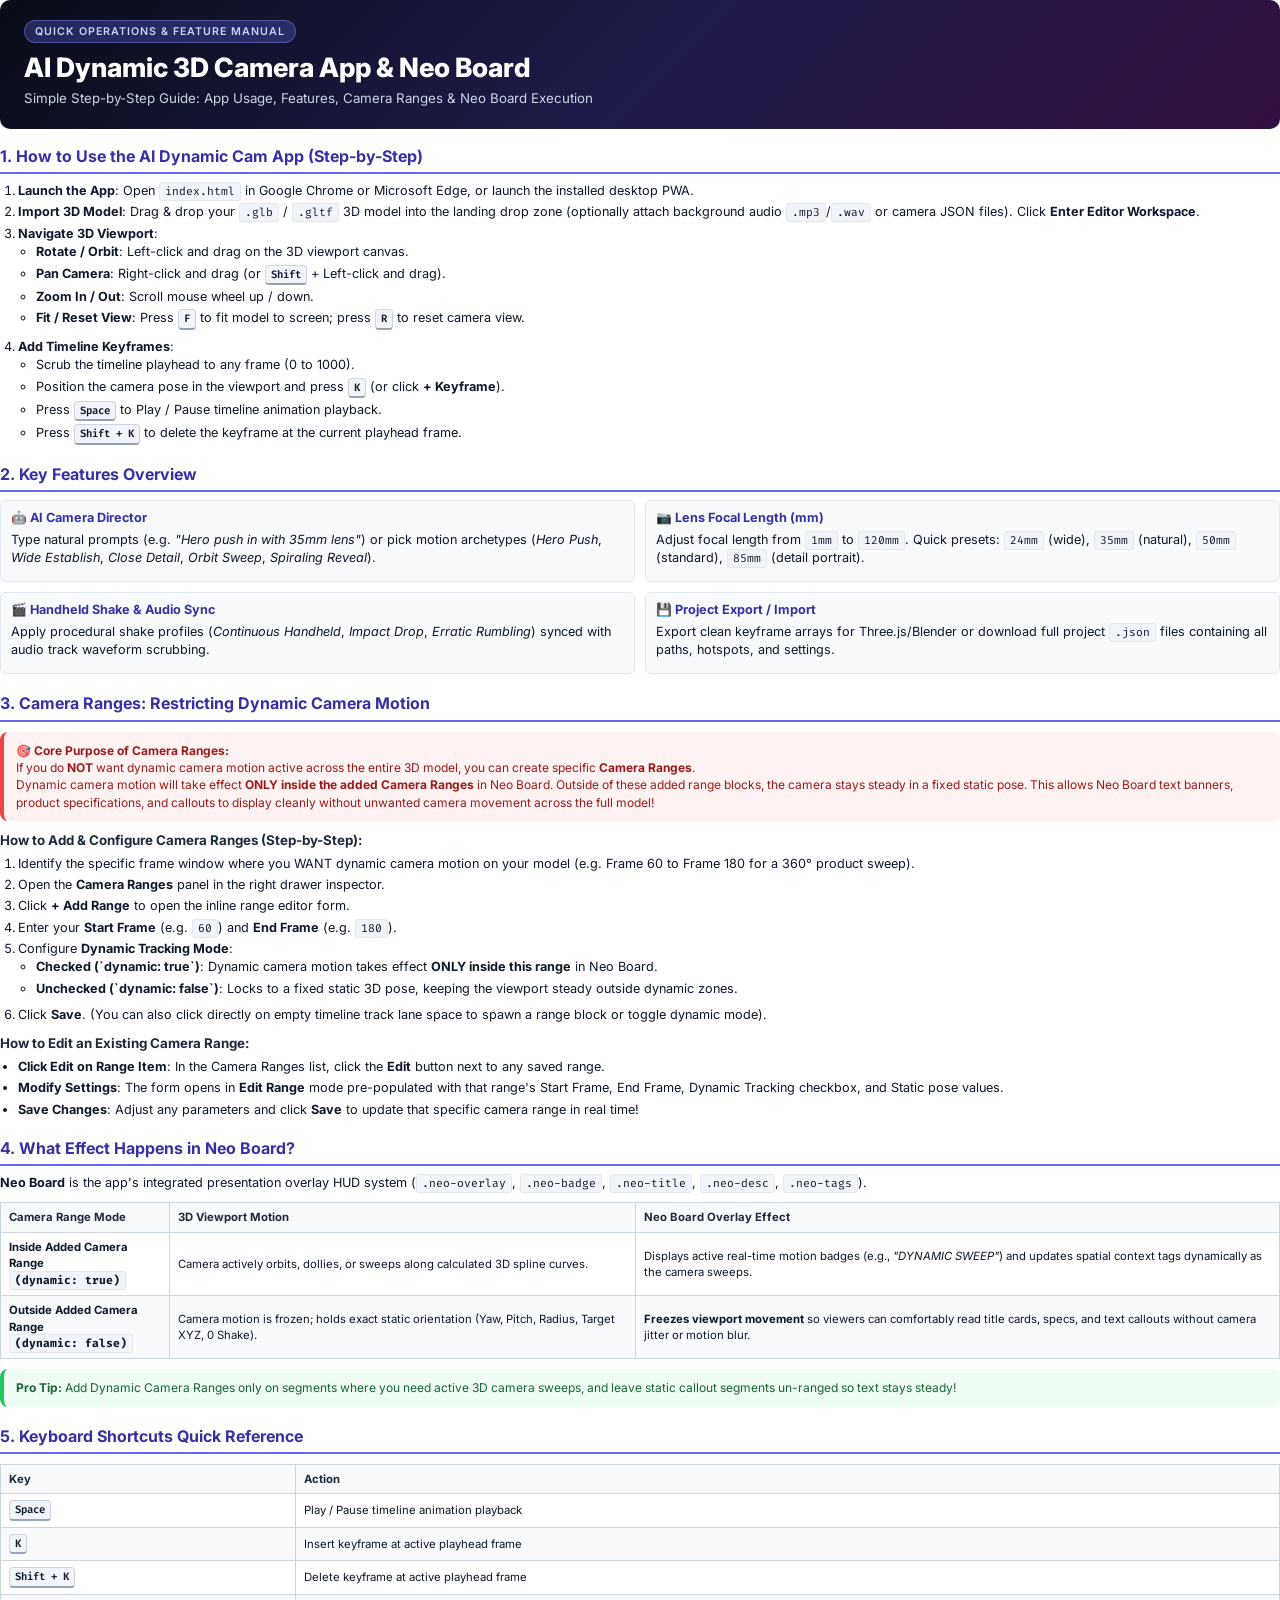
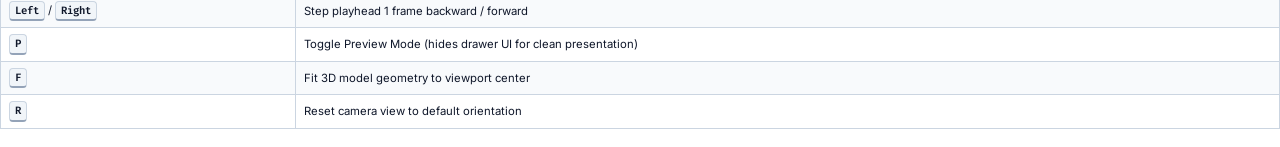
<file: AI_Dynamic_Cam_User_Guide.html>
<!DOCTYPE html>
<html lang="en">
<head>
  <meta charset="UTF-8">
  <meta name="viewport" content="width=device-width, initial-scale=1.0">
  <title>AI Dynamic 3D Camera App & Neo Board — Quick Reference Manual</title>
  <style>
    @import url('https://fonts.googleapis.com/css2?family=Inter:wght@400;500;600;700;800&family=Fira+Code:wght@400;500;600&display=swap');

    @page {
      size: A4;
      margin: 12mm 12mm 12mm 12mm;
      @bottom-right {
        content: "Page " counter(page);
        font-family: 'Inter', sans-serif;
        font-size: 8pt;
        color: #64748b;
      }
    }

    * {
      box-sizing: border-box;
      -webkit-print-color-adjust: exact;
      print-color-adjust: exact;
    }

    body {
      font-family: 'Inter', -apple-system, BlinkMacSystemFont, 'Segoe UI', Roboto, sans-serif;
      color: #0f172a;
      line-height: 1.45;
      font-size: 9.5pt;
      background: #ffffff;
      margin: 0;
      padding: 0;
    }

    .page-break {
      page-break-after: always;
      break-after: page;
    }

    /* Header Banner */
    .header-banner {
      background: linear-gradient(135deg, #090d16 0%, #1e1b4b 50%, #311042 100%);
      color: #ffffff;
      padding: 20px 24px;
      border-radius: 10px;
      margin-bottom: 16px;
    }

    .header-badge {
      display: inline-block;
      background: rgba(99, 102, 241, 0.3);
      border: 1px solid rgba(129, 140, 248, 0.4);
      color: #c7d2fe;
      padding: 3px 10px;
      border-radius: 12px;
      font-size: 8pt;
      font-weight: 600;
      letter-spacing: 1px;
      text-transform: uppercase;
      margin-bottom: 8px;
    }

    .header-title {
      font-size: 20pt;
      font-weight: 800;
      margin: 0 0 6px 0;
      line-height: 1.2;
    }

    .header-subtitle {
      font-size: 10pt;
      color: #cbd5e1;
      margin: 0;
    }

    /* Section Styling */
    .section {
      margin-bottom: 18px;
    }

    h2 {
      font-size: 12pt;
      font-weight: 700;
      color: #3730a3;
      border-bottom: 2px solid #6366f1;
      padding-bottom: 4px;
      margin-top: 14px;
      margin-bottom: 8px;
    }

    h3 {
      font-size: 10pt;
      font-weight: 700;
      color: #1e293b;
      margin-top: 10px;
      margin-bottom: 4px;
    }

    p {
      margin: 0 0 6px 0;
    }

    ul, ol {
      margin: 0 0 8px 0;
      padding-left: 18px;
    }

    li {
      margin-bottom: 3px;
    }

    code {
      font-family: 'Fira Code', monospace;
      font-size: 8.5pt;
      background: #f1f5f9;
      color: #0f172a;
      padding: 1px 5px;
      border-radius: 3px;
      border: 1px solid #e2e8f0;
    }

    /* Callout Alert Boxes */
    .callout {
      border-radius: 8px;
      padding: 10px 12px;
      margin: 10px 0;
      font-size: 9pt;
      page-break-inside: avoid;
    }

    .callout-important {
      background: #fef2f2;
      border-left: 4px solid #ef4444;
      color: #991b1b;
    }

    .callout-info {
      background: #eff6ff;
      border-left: 4px solid #3b82f6;
      color: #1e40af;
    }

    .callout-tip {
      background: #f0fdf4;
      border-left: 4px solid #22c55e;
      color: #166534;
    }

    /* Table Styles */
    table {
      width: 100%;
      border-collapse: collapse;
      margin: 10px 0;
      font-size: 8.5pt;
      page-break-inside: avoid;
    }

    th, td {
      border: 1px solid #cbd5e1;
      padding: 6px 8px;
      text-align: left;
    }

    th {
      background: #f8fafc;
      color: #1e293b;
      font-weight: 700;
    }

    tr:nth-child(even) {
      background: #f8fafc;
    }

    .shortcut-key {
      display: inline-block;
      background: #f1f5f9;
      border: 1px solid #cbd5e1;
      border-bottom: 2px solid #94a3b8;
      border-radius: 4px;
      padding: 1px 5px;
      font-family: 'Fira Code', monospace;
      font-size: 8pt;
      font-weight: 600;
      color: #0f172a;
    }

    .grid-2 {
      display: grid;
      grid-template-columns: 1fr 1fr;
      gap: 10px;
      margin: 8px 0;
    }

    .card {
      background: #f8fafc;
      border: 1px solid #e2e8f0;
      border-radius: 6px;
      padding: 8px 10px;
    }

    .card-title {
      font-weight: 700;
      color: #3730a3;
      margin-bottom: 3px;
    }
  </style>
</head>
<body>

  <!-- HEADER BANNER -->
  <div class="header-banner">
    <div class="header-badge">Quick Operations & Feature Manual</div>
    <h1 class="header-title">AI Dynamic 3D Camera App & Neo Board</h1>
    <p class="header-subtitle">Simple Step-by-Step Guide: App Usage, Features, Camera Ranges & Neo Board Execution</p>
  </div>

  <!-- SECTION 1: HOW TO USE THE APP -->
  <div class="section">
    <h2>1. How to Use the AI Dynamic Cam App (Step-by-Step)</h2>
    
    <ol>
      <li><strong>Launch the App</strong>: Open <code>index.html</code> in Google Chrome or Microsoft Edge, or launch the installed desktop PWA.</li>
      <li><strong>Import 3D Model</strong>: Drag & drop your <code>.glb</code> / <code>.gltf</code> 3D model into the landing drop zone (optionally attach background audio <code>.mp3</code>/<code>.wav</code> or camera JSON files). Click <strong>Enter Editor Workspace</strong>.</li>
      <li><strong>Navigate 3D Viewport</strong>:
        <ul>
          <li><strong>Rotate / Orbit</strong>: Left-click and drag on the 3D viewport canvas.</li>
          <li><strong>Pan Camera</strong>: Right-click and drag (or <span class="shortcut-key">Shift</span> + Left-click and drag).</li>
          <li><strong>Zoom In / Out</strong>: Scroll mouse wheel up / down.</li>
          <li><strong>Fit / Reset View</strong>: Press <span class="shortcut-key">F</span> to fit model to screen; press <span class="shortcut-key">R</span> to reset camera view.</li>
        </ul>
      </li>
      <li><strong>Add Timeline Keyframes</strong>:
        <ul>
          <li>Scrub the timeline playhead to any frame (0 to 1000).</li>
          <li>Position the camera pose in the viewport and press <span class="shortcut-key">K</span> (or click <strong>+ Keyframe</strong>).</li>
          <li>Press <span class="shortcut-key">Space</span> to Play / Pause timeline animation playback.</li>
          <li>Press <span class="shortcut-key">Shift + K</span> to delete the keyframe at the current playhead frame.</li>
        </ul>
      </li>
    </ol>
  </div>

  <!-- SECTION 2: KEY FEATURES -->
  <div class="section">
    <h2>2. Key Features Overview</h2>

    <div class="grid-2">
      <div class="card">
        <div class="card-title">🤖 AI Camera Director</div>
        <p>Type natural prompts (e.g. <em>"Hero push in with 35mm lens"</em>) or pick motion archetypes (<em>Hero Push</em>, <em>Wide Establish</em>, <em>Close Detail</em>, <em>Orbit Sweep</em>, <em>Spiraling Reveal</em>).</p>
      </div>
      <div class="card">
        <div class="card-title">📷 Lens Focal Length (mm)</div>
        <p>Adjust focal length from <code>1mm</code> to <code>120mm</code>. Quick presets: <code>24mm</code> (wide), <code>35mm</code> (natural), <code>50mm</code> (standard), <code>85mm</code> (detail portrait).</p>
      </div>
      <div class="card">
        <div class="card-title">🎬 Handheld Shake & Audio Sync</div>
        <p>Apply procedural shake profiles (<em>Continuous Handheld</em>, <em>Impact Drop</em>, <em>Erratic Rumbling</em>) synced with audio track waveform scrubbing.</p>
      </div>
      <div class="card">
        <div class="card-title">💾 Project Export / Import</div>
        <p>Export clean keyframe arrays for Three.js/Blender or download full project <code>.json</code> files containing all paths, hotspots, and settings.</p>
      </div>
    </div>
  </div>

  <div class="page-break"></div>

  <!-- SECTION 3: CAMERA RANGES (CORE FOCUS) -->
  <div class="section">
    <h2>3. Camera Ranges: Restricting Dynamic Camera Motion</h2>

    <div class="callout callout-important">
      <strong>🎯 Core Purpose of Camera Ranges:</strong><br>
      If you do <strong>NOT</strong> want dynamic camera motion active across the entire 3D model, you can create specific <strong>Camera Ranges</strong>.<br>
      Dynamic camera motion will take effect <strong>ONLY inside the added Camera Ranges</strong> in Neo Board. Outside of these added range blocks, the camera stays steady in a fixed static pose. This allows Neo Board text banners, product specifications, and callouts to display cleanly without unwanted camera movement across the full model!
    </div>

    <h3>How to Add & Configure Camera Ranges (Step-by-Step):</h3>
    <ol>
      <li>Identify the specific frame window where you WANT dynamic camera motion on your model (e.g. Frame 60 to Frame 180 for a 360° product sweep).</li>
      <li>Open the <strong>Camera Ranges</strong> panel in the right drawer inspector.</li>
      <li>Click <strong>+ Add Range</strong> to open the inline range editor form.</li>
      <li>Enter your <strong>Start Frame</strong> (e.g. <code>60</code>) and <strong>End Frame</strong> (e.g. <code>180</code>).</li>
      <li>Configure <strong>Dynamic Tracking Mode</strong>:
        <ul>
          <li><strong>Checked (`dynamic: true`)</strong>: Dynamic camera motion takes effect <strong>ONLY inside this range</strong> in Neo Board.</li>
          <li><strong>Unchecked (`dynamic: false`)</strong>: Locks to a fixed static 3D pose, keeping the viewport steady outside dynamic zones.</li>
        </ul>
      </li>
      <li>Click <strong>Save</strong>. (You can also click directly on empty timeline track lane space to spawn a range block or toggle dynamic mode).</li>
    </ol>

    <h3>How to Edit an Existing Camera Range:</h3>
    <ul>
      <li><strong>Click Edit on Range Item</strong>: In the Camera Ranges list, click the <strong>Edit</strong> button next to any saved range.</li>
      <li><strong>Modify Settings</strong>: The form opens in <strong>Edit Range</strong> mode pre-populated with that range's Start Frame, End Frame, Dynamic Tracking checkbox, and Static pose values.</li>
      <li><strong>Save Changes</strong>: Adjust any parameters and click <strong>Save</strong> to update that specific camera range in real time!</li>
    </ul>
  </div>

  <!-- SECTION 4: WHAT HAPPENS IN NEO BOARD? -->
  <div class="section">
    <h2>4. What Effect Happens in Neo Board?</h2>

    <p><strong>Neo Board</strong> is the app's integrated presentation overlay HUD system (<code>.neo-overlay</code>, <code>.neo-badge</code>, <code>.neo-title</code>, <code>.neo-desc</code>, <code>.neo-tags</code>).</p>

    <table>
      <thead>
        <tr>
          <th>Camera Range Mode</th>
          <th>3D Viewport Motion</th>
          <th>Neo Board Overlay Effect</th>
        </tr>
      </thead>
      <tbody>
        <tr>
          <td><strong>Inside Added Camera Range<br><code>(dynamic: true)</code></strong></td>
          <td>Camera actively orbits, dollies, or sweeps along calculated 3D spline curves.</td>
          <td>Displays active real-time motion badges (e.g., <em>"DYNAMIC SWEEP"</em>) and updates spatial context tags dynamically as the camera sweeps.</td>
        </tr>
        <tr>
          <td><strong>Outside Added Camera Range<br><code>(dynamic: false)</code></strong></td>
          <td>Camera motion is frozen; holds exact static orientation (Yaw, Pitch, Radius, Target XYZ, 0 Shake).</td>
          <td><strong>Freezes viewport movement</strong> so viewers can comfortably read title cards, specs, and text callouts without camera jitter or motion blur.</td>
        </tr>
      </tbody>
    </table>

    <div class="callout callout-tip">
      <strong>Pro Tip:</strong> Add Dynamic Camera Ranges only on segments where you need active 3D camera sweeps, and leave static callout segments un-ranged so text stays steady!
    </div>
  </div>

  <!-- SECTION 5: SHORTCUTS -->
  <div class="section">
    <h2>5. Keyboard Shortcuts Quick Reference</h2>

    <table>
      <thead>
        <tr>
          <th>Key</th>
          <th>Action</th>
        </tr>
      </thead>
      <tbody>
        <tr>
          <td><span class="shortcut-key">Space</span></td>
          <td>Play / Pause timeline animation playback</td>
        </tr>
        <tr>
          <td><span class="shortcut-key">K</span></td>
          <td>Insert keyframe at active playhead frame</td>
        </tr>
        <tr>
          <td><span class="shortcut-key">Shift + K</span></td>
          <td>Delete keyframe at active playhead frame</td>
        </tr>
        <tr>
          <td><span class="shortcut-key">Left</span> / <span class="shortcut-key">Right</span></td>
          <td>Step playhead 1 frame backward / forward</td>
        </tr>
        <tr>
          <td><span class="shortcut-key">P</span></td>
          <td>Toggle Preview Mode (hides drawer UI for clean presentation)</td>
        </tr>
        <tr>
          <td><span class="shortcut-key">F</span></td>
          <td>Fit 3D model geometry to viewport center</td>
        </tr>
        <tr>
          <td><span class="shortcut-key">R</span></td>
          <td>Reset camera view to default orientation</td>
        </tr>
      </tbody>
    </table>
  </div>

</body>
</html>
</file>
